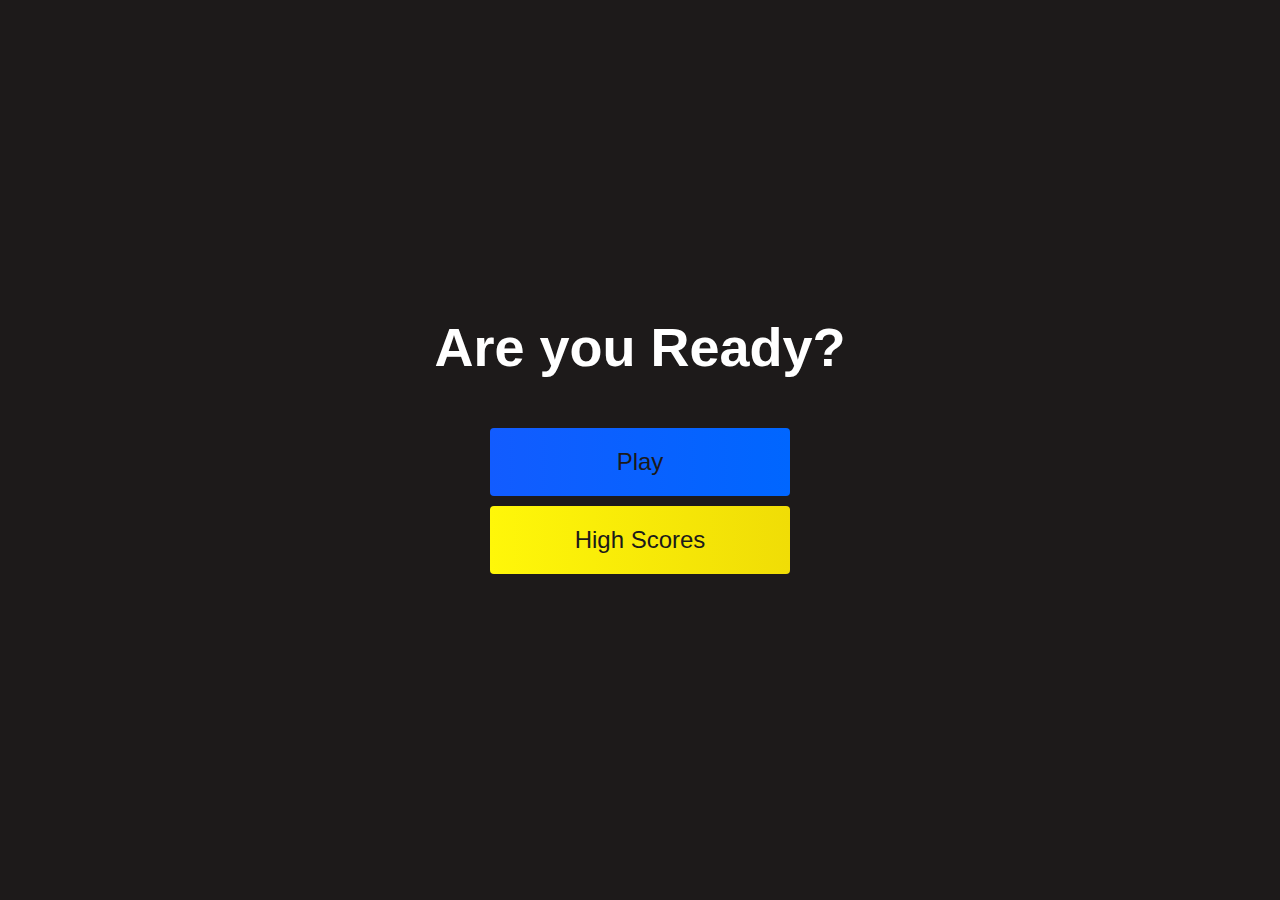
<file: index.html>
<!DOCTYPE html>
<html lang="en">

<head>
    <meta charset="UTF-8">
    <meta http-equiv="X-UA-Compatible" content="IE=edge">
    <meta name="viewport" content="width=device-width, initial-scale=1.0">
    <title>Home Page</title>
    <link rel="stylesheet" href="./assets/style.css">
</head>

<body>
    <div class="container">
        <div Id="home" class="flex-column flex-center">
            <h1>Are you Ready?</h1>
            <a href="/game.html" class="btn">Play</a>
            <a href="/highscores.html" id="highscore-btn" class="btn">High Scores</a>

        </div>
    </div>


</body>

</html>
</file>
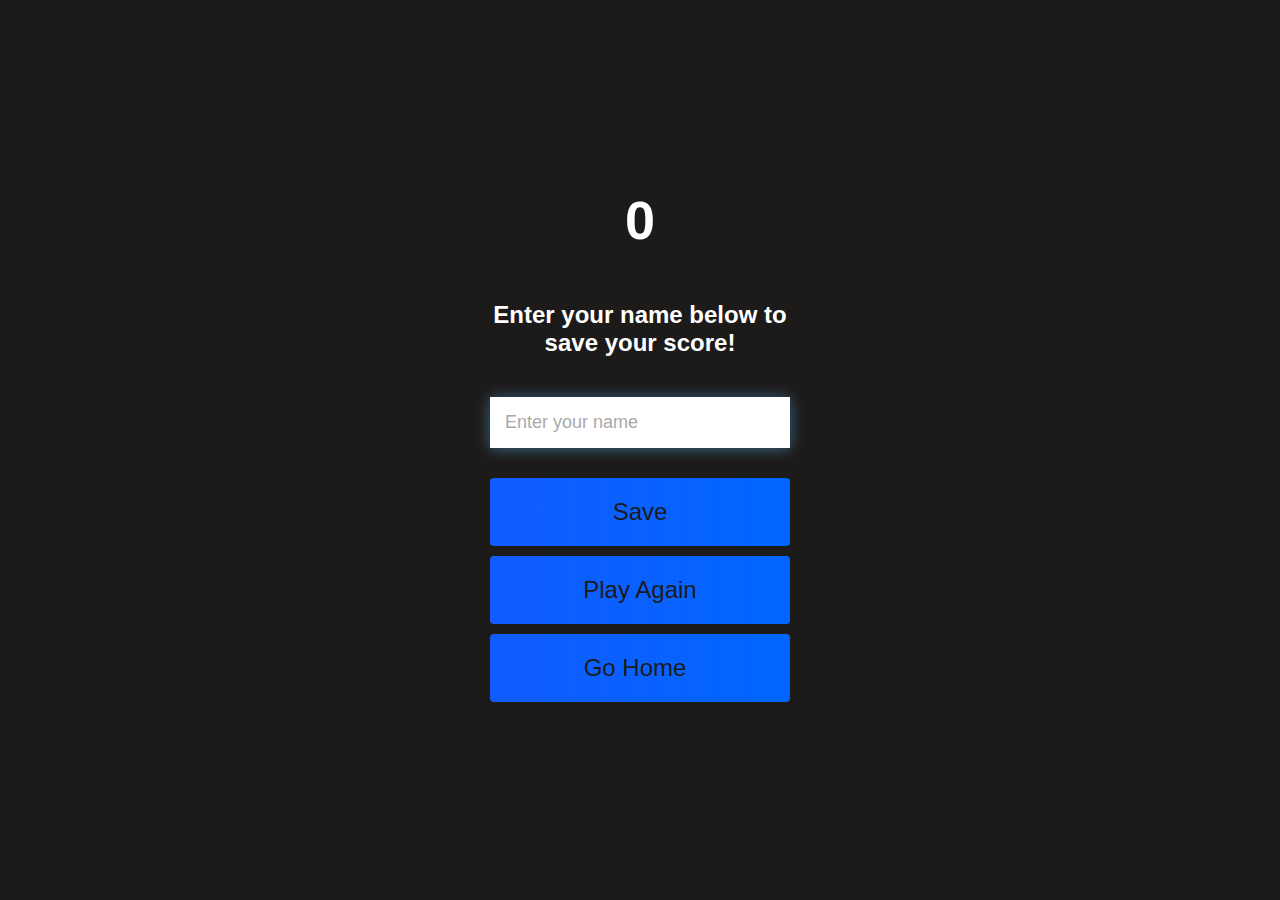
<file: end.html>
<!DOCTYPE html>
<html lang="en">
<head>
    <meta charset="UTF-8">
    <meta http-equiv="X-UA-Compatible" content="IE=edge">
    <meta name="viewport" content="width=device-width, initial-scale=1.0">
    <title>Document</title>
    <link rel="stylesheet" href="style.css">
</head>
<body>
    <div class="container">
        <div id="end" class="flex-center flex-column">
            <h1 id="finalScore">0</h1>
            <form class="end-form-container">
                <h2 id="end-text">Enter your name below to save
                    your score!</h2>
                <input type="text" name="name" id="username"
                placeholder="Enter your name">
                <buttom class="btn" id="saveScoreBtn" type="submit"
                onClick="saveHighScore(event)" disabled>Save</buttom>
            </form>
            <a href="/game.html" class="btn">Play Again</a>
            <a href="/" class="btn">Go Home<i class="fas fa-home"></i></a>
        </div>
    </div>
</body>
</html>
</file>
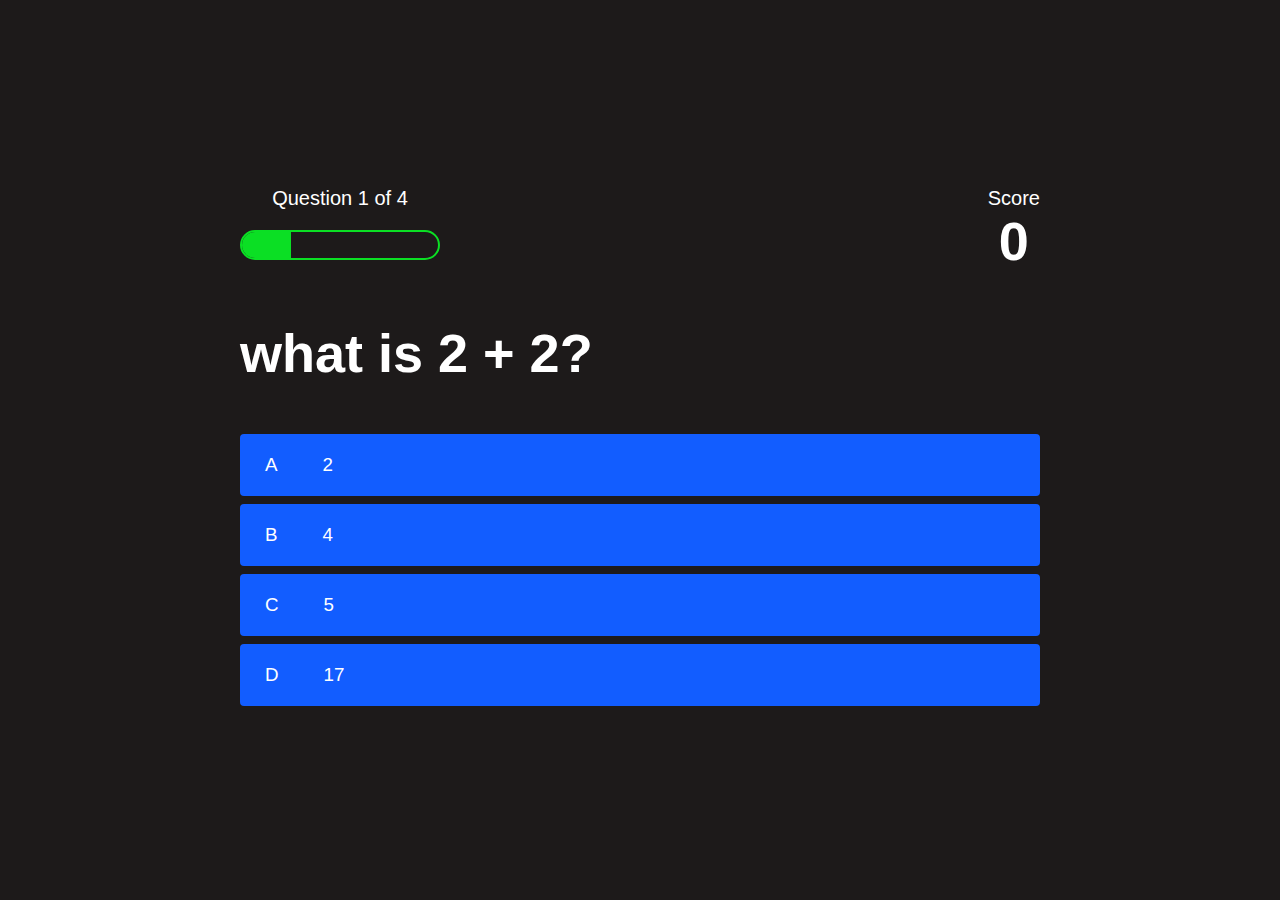
<file: game.html>
<!DOCTYPE html>
<html lang="en">

<head>
    <meta charset="UTF-8">
    <meta http-equiv="X-UA-Compatible" content="IE=edge">
    <meta name="viewport" content="width=device-width, initial-scale=1.0">
    <title>Quiz Page</title>
    <link rel="stylesheet" href="style.css">
    <link rel="stylesheet" href="game.css">

</head>

<body>
    <div class="container">
        <div id="game" class="justify-center flex-column">
            <div id="hud">
                <div class="hud-item">
                    <p id="progressText" class="hud-prefix">
                        Question
                    </p>
                    <div id="progressBar">
                        <div id="progressBarFull"></div>
                    </div>
                </div>
                <div class="hud-item">
                    <p class="hud-prefix">
                        Score
                    </p>
                    <h1 class="hud-main-text" id="score">
                        0
                    </h1>
                </div>
            </div>
            <h1 id="question">What is the answer to this question</h1>
            <div class="choice-container">
                <p class="choice-prefix">A</p>
                <p class="choice-text choice1" data-number="1">Choice</p>
            </div>
            <div class="choice-container">
                <p class="choice-prefix">B</p>
                <p class="choice-text choice2" data-number="2">Choice 2</p>
            </div>
            <div class="choice-container">
                <p class="choice-prefix">C</p>
                <p class="choice-text choice3" data-number="3">Choice 3</p>
            </div>
            <div class="choice-container">
                <p class="choice-prefix">D</p>
                <p class="choice-text choice4" data-number="4">Choice 4</p>
            </div>
        </div>
    </div>
    <script src="game.js"></script>

</body>

</html>
</file>
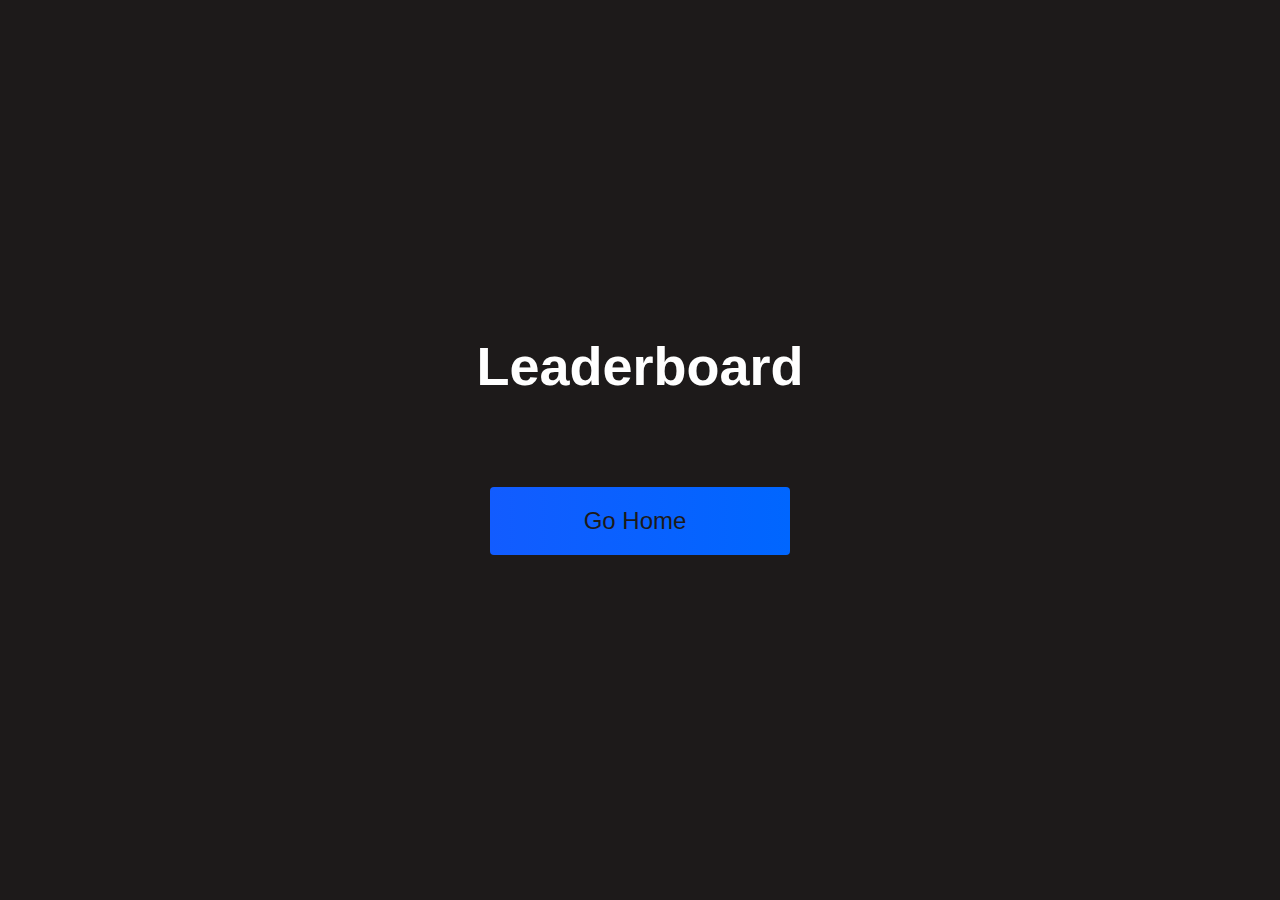
<file: highscores.html>
<!DOCTYPE html>
<html lang="en">
<head>
    <meta charset="UTF-8">
    <meta http-equiv="X-UA-Compatible" content="IE=edge">
    <meta name="viewport" content="width=device-width, initial-scale=1.0">
    <title>High Scores</title>
    <link rel="stylesheet" href="style.css">
    <link rel="stylesheet" href="highscores.css">

</head>
<body>
    <div class="container">
        <div id="highScores" class="flex-center flex-column">
            <h1 id="finalScore">Leaderboard</h1>
            <ul id="highScoresList"></ul>
            <a href="/" class="btn">Go Home<i class="fas
            fa-home"></i></a>
        </div>
    </div>
    <script src="highscores.js"></script>
    
</body>
</html>
</file>
<file: assets/style.css>
:root {
    background-color: rgb(29, 26, 26)
}

* {
    box-sizing: border-box;
    margin: 0;
    padding: 0;
    font-size: 62.5%;
    font-family: Arial, Helvetica, sans-serif;
}

h1 {
    font-size: 5.4rem;
    color: #fff;
    margin-bottom: 5rem;
}

h2 {
    font-size: 4.2rem;
    margin-bottom: 4rem;
}

.container {
    width: 100vw;
    height: 100vh;
    display: flex;
    justify-content: center;
    align-items: center;
    max-width: 80rem;
    margin: 0 auto;
    padding: 2rem;
}

.flex-column {
    display: flex;
    flex-direction: column;
}

.flex-center {
    justify-content: center;
    align-items: center;

}

.justify-center {
    justify-content: center;
}

.text-center {
    text-align: center;
}

.hidden {
    display: none;
}

.btn {
    font-size: 2.4rem;
    padding: 2rem 0;
    width: 30rem;
    text-align: center;
    margin-bottom: 1rem;
    text-decoration: none;
    color: rgb(28, 26, 26);
    background: linear-gradient(90deg, rgb(18, 92, 255) 0%, rgb(0, 102,
    255) 100%);
    border-radius: 4px;
}

.btn:hover {
    cursor: pointer;
    box-shadow: 0 0.4rem 1.4rem 0 rgba(8, 114, 244, 0.6);
    transition: transform 150ms;
    transform: scale(1.03);
}

.btn[disabled]:hover {
    cursor: not-allowed;
    box-shadow: none;
    transform: none;
}

#highscore-btn {
    background: linear-gradient(90deg, rgb(255, 247, 9) 0%, rgb(240, 
    221, 6) 100%);
}

#highscore-btn:hover {
    box-shadow: 0 0.4rem 1.4rem 0 rgba(255,255,0,0.5)
}
</file>
<file: style.css>
:root {
    background-color: rgb(29, 26, 26)
}

* {
    box-sizing: border-box;
    margin: 0;
    padding: 0;
    font-size: 62.5%;
    font-family: Arial, Helvetica, sans-serif;
}

h1 {
    font-size: 5.4rem;
    color: #fff;
    margin-bottom: 5rem;
}

h2 {
    font-size: 4.2rem;
    margin-bottom: 4rem;
}

.container {
    width: 100vw;
    height: 100vh;
    display: flex;
    justify-content: center;
    align-items: center;
    max-width: 80rem;
    margin: 0 auto;
    padding: 2rem;
}

.flex-column {
    display: flex;
    flex-direction: column;
}

.flex-center {
    justify-content: center;
    align-items: center;

}

.justify-center {
    justify-content: center;
}

.text-center {
    text-align: center;
}

.hidden {
    display: none;
}

.btn {
    font-size: 2.4rem;
    padding: 2rem 0;
    width: 30rem;
    text-align: center;
    margin-bottom: 1rem;
    text-decoration: none;
    color: rgb(28, 26, 26);
    background: linear-gradient(90deg, rgb(18, 92, 255) 0%, rgb(0, 102,
    255) 100%);
    border-radius: 4px;
}

.btn:hover {
    cursor: pointer;
    box-shadow: 0 0.4rem 1.4rem 0 rgba(8, 114, 244, 0.6);
    transition: transform 150ms;
    transform: scale(1.03);
}

.btn[disabled]:hover {
    cursor: not-allowed;
    box-shadow: none;
    transform: none;
}

#highscore-btn {
    background: linear-gradient(90deg, rgb(255, 247, 9) 0%, rgb(240, 
    221, 6) 100%);
}

#highscore-btn:hover {
    box-shadow: 0 0.4rem 1.4rem 0 rgba(255,255,0,0.5)
}

/* End Page Css */
.end-form-container {
    width: 100%;
    display: flex;
    flex-direction: column;
    align-items: center;
    max-width: 30rem;
}

input {
    margin-bottom: 1rem;
    width: 20rem;
    padding: 1.5rem;
    font-size: 1.8rem;
    border: none;
    box-shadow: 0 0.1rem 1.4rem 0 rgba(86, 185, 235, 0.5);

}

input::placeholder {
    color: #aaa
}

#username {
    margin-bottom: 3rem;
    width: 100%;
    outline: none;
}

#end-text {
    font-size: 2.4rem;
    color: #fff;
    text-align: center;

}

#saveScoreBtn {
    border: none;
}

.fa-home {
    margin-left: 1rem;
    font-size: 2rem;
    color: rgb(28, 26, 26)
}
</file>
<file: game.css>
body {
    color: #fff;
}

.choice-container {
    display: flex;
    margin-bottom: 0.8rem;
    width: 100%;
    border-radius: 4px;
    background: rgb(18, 93, 255);
    font-size: 3rem;
    min-width: 80rem;
}

.choice-container:hover {
    cursor: pointer;
    box-shadow: 0 0.4rem 1.4rem 0 rgba(6, 103, 247, 0.5);
    transform: scale(1.02);
    transform: transform 100ms;
}

.choice-prefix {
    padding: 2rem 2.5rem;
    color: white;
}

.choice-text {
    padding: 2rem;
    width: 100%;
}

.correct {
    background: linear-gradient(32deg, rgba(11, 223, 36) 0%, rgb(41, 232, 111)100%);
}

.incorrect {
    background: linear-gradient(32deg, rgba(230, 29, 29, 1) 0%, rgb(224, 11, 11, 1)
    100%);
}

/* Heads up Display */
#hud {
    display: flex;
    justify-content: space-between;
}

.hud-prefix {
    text-align: center;
    font-size: 2rem;
}

.hud-main-text {
    text-align: center;
}

#progressBar {
    width: 20rem;
    height: 3rem;
    border: 0.2rem solid rgb(11, 223, 36);
    margin-top: 2rem;
    border-radius: 50px;
    overflow: hidden;
}

#progressBarFull {
    height: 100%;
    background: rgb(11, 223, 36);
    width: 0%;
}

@media screen and (max-width: 768px) {
    .choice-container {
        min-width: 40rem;
    }
}
</file>
<file: highscores.css>
body {
    color: #fff;
}

#highScoresList {
    list-style: none;
    margin-bottom: 4rem;
}

.high-score {
    font-size: 2.8rem;
    margin-bottom: 0.5;
}
</file>
